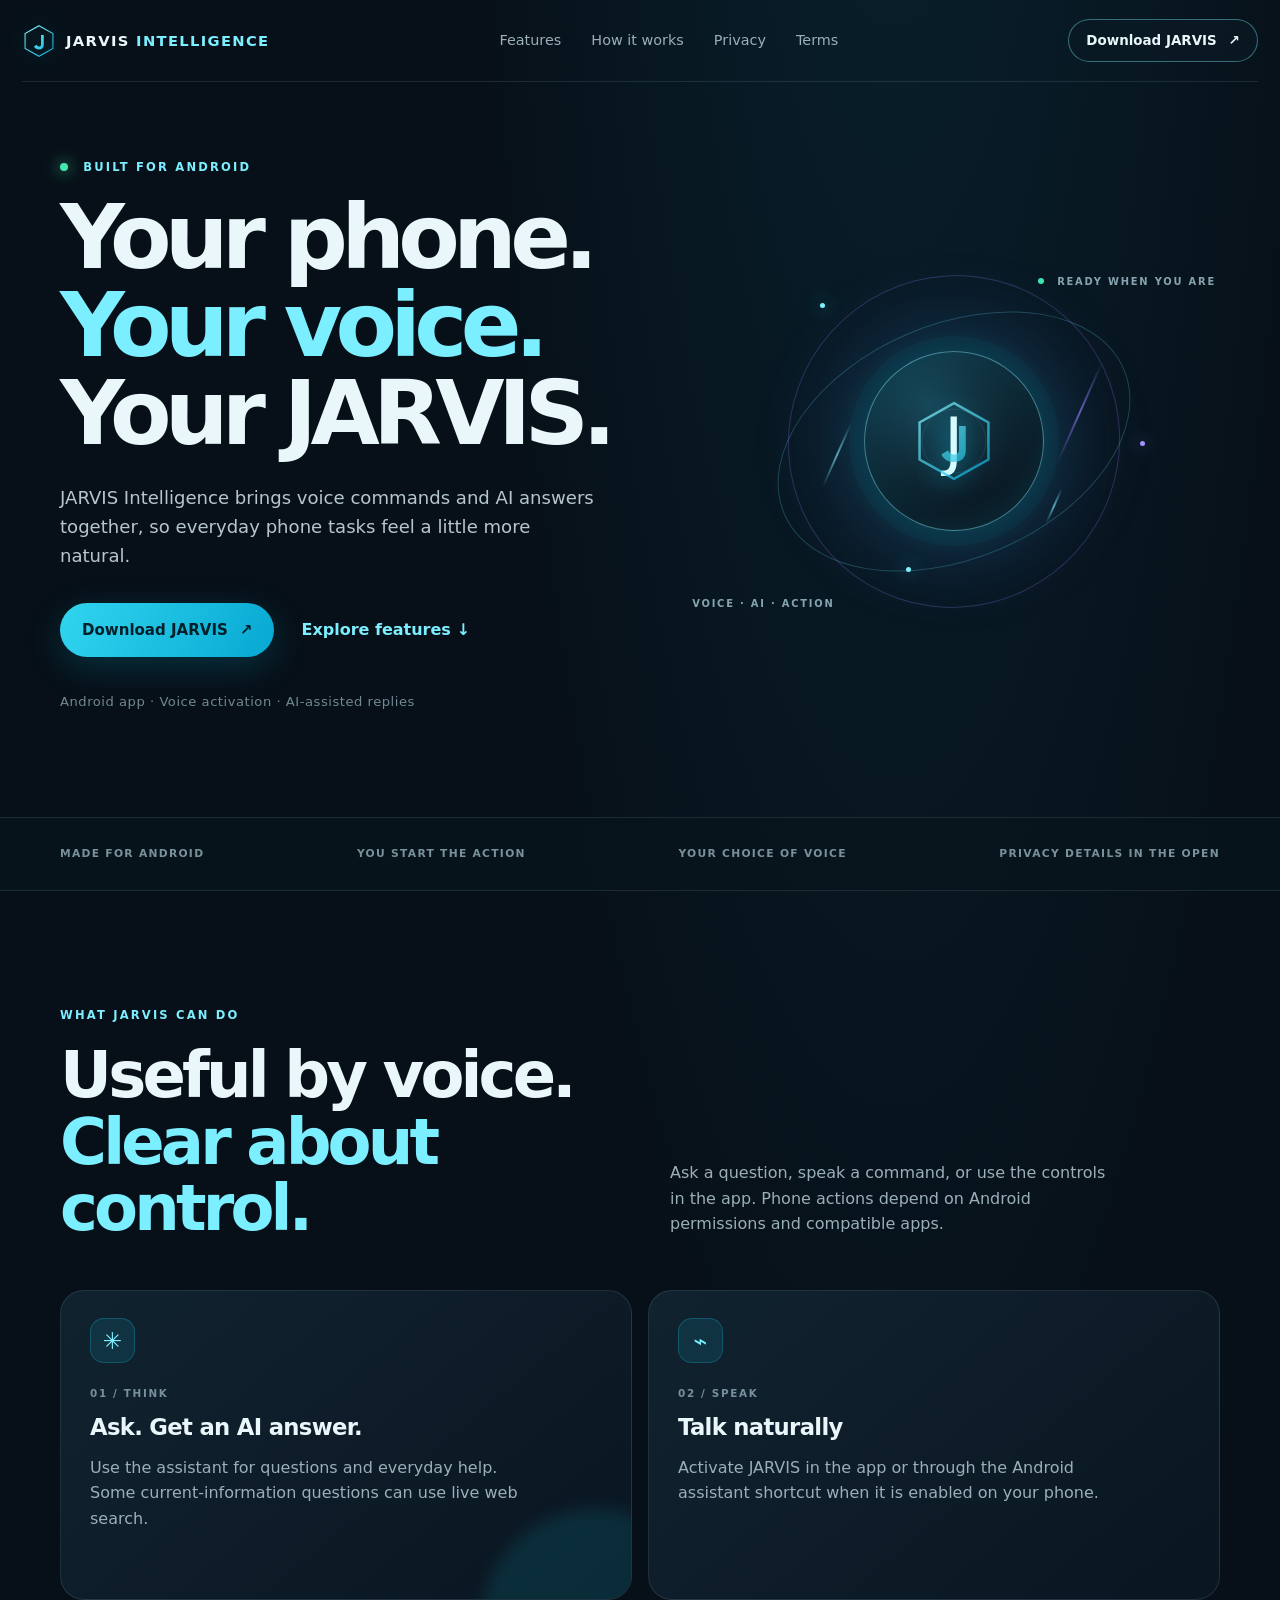
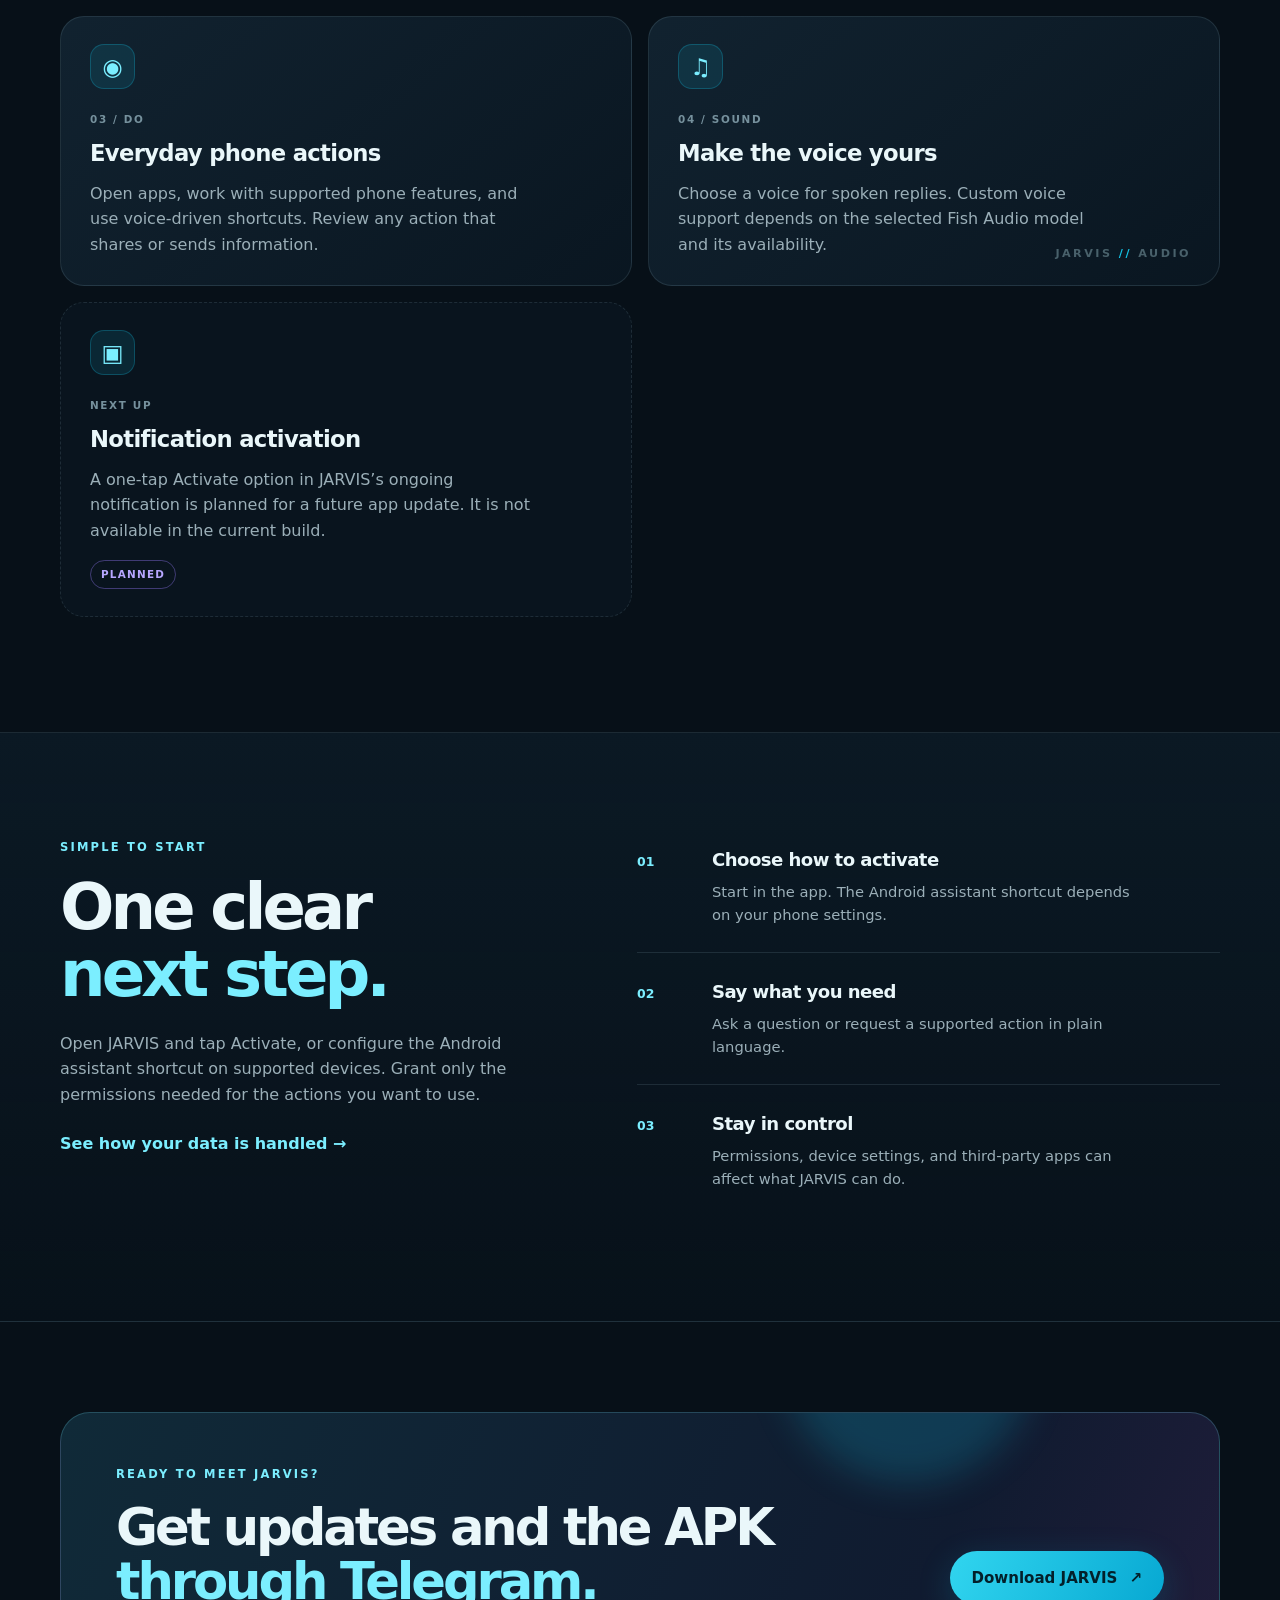
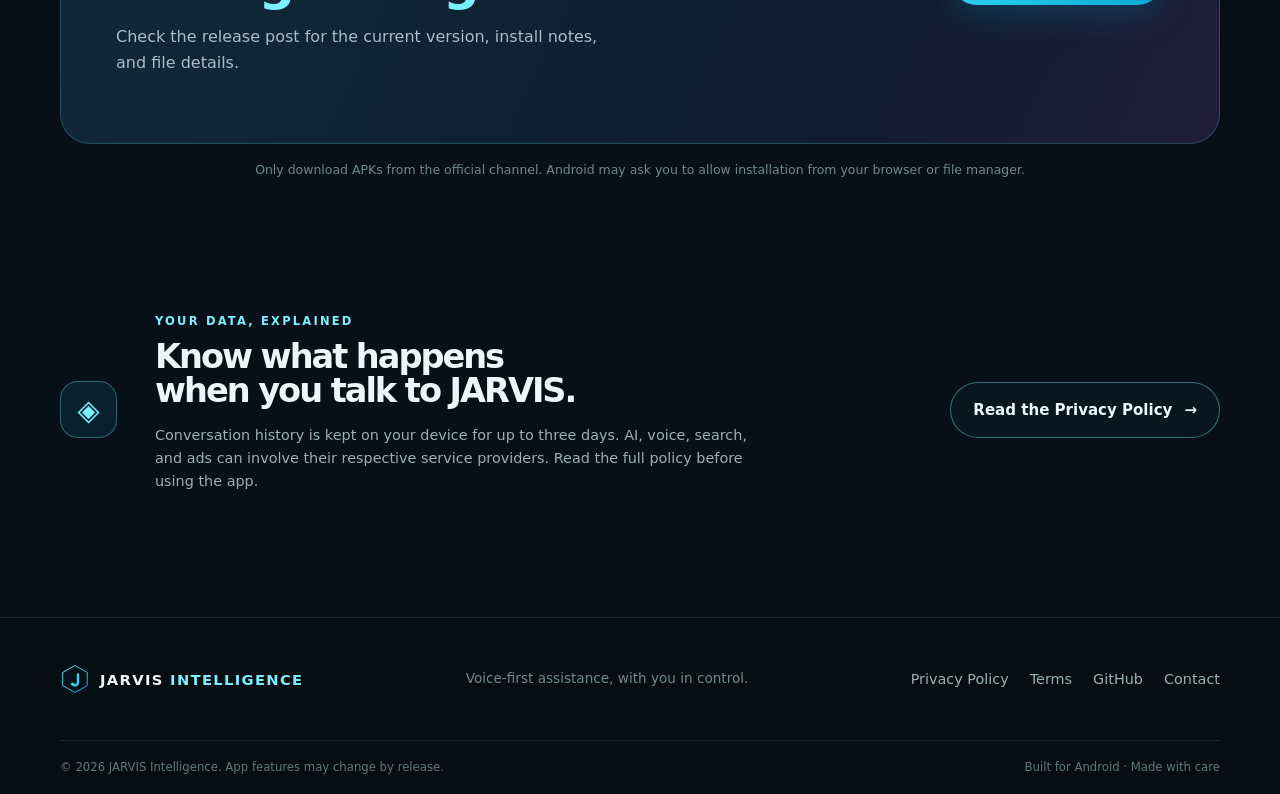
<file: index.html>
<!doctype html>
<html lang="en">
<head>
  <meta charset="utf-8">
  <meta name="viewport" content="width=device-width, initial-scale=1">
  <meta name="theme-color" content="#071018">
  <meta name="description" content="Meet JARVIS Intelligence, a voice-first Android assistant for AI answers and everyday phone actions.">
  <title>JARVIS Intelligence — Your voice-first Android assistant</title>
  <link rel="icon" href="assets/jarvis-mark.svg" type="image/svg+xml">
  <link rel="stylesheet" href="assets/site.css">
</head>
<body>
  <header class="topbar">
    <a class="brand" href="index.html" aria-label="JARVIS Intelligence home">
      <img src="assets/jarvis-mark.svg" alt="" width="34" height="34">
      <span>JARVIS <b>INTELLIGENCE</b></span>
    </a>
    <nav aria-label="Main navigation">
      <a href="#features">Features</a>
      <a href="#how-it-works">How it works</a>
      <a href="privacy.html">Privacy</a>
      <a href="terms.html">Terms</a>
    </nav>
    <a class="button button-small button-outline" href="https://t.me/The_AI_Dept" target="_blank" rel="noopener">Download JARVIS <span aria-hidden="true">↗</span></a>
  </header>

  <main>
    <section class="hero wrap">
      <div class="hero-copy">
        <p class="eyebrow"><span class="pulse"></span> BUILT FOR ANDROID</p>
        <h1>Your phone.<br><span>Your voice.</span><br>Your JARVIS.</h1>
        <p class="hero-lede">JARVIS Intelligence brings voice commands and AI answers together, so everyday phone tasks feel a little more natural.</p>
        <div class="hero-actions">
          <a class="button button-primary" href="https://t.me/The_AI_Dept" target="_blank" rel="noopener">Download JARVIS <span aria-hidden="true">↗</span></a>
          <a class="text-link" href="#features">Explore features <span aria-hidden="true">↓</span></a>
        </div>
        <p class="microcopy">Android app · Voice activation · AI-assisted replies</p>
      </div>
      <div class="hero-art" aria-label="Abstract JARVIS voice assistant illustration" role="img">
        <div class="orbit orbit-one"></div><div class="orbit orbit-two"></div>
        <div class="core"><img src="assets/jarvis-mark.svg" alt="" width="88" height="88"><span>J</span></div>
        <div class="wave wave-a"></div><div class="wave wave-b"></div><div class="wave wave-c"></div>
        <div class="art-label label-top"><i></i> READY WHEN YOU ARE</div>
        <div class="art-label label-bottom">VOICE · AI · ACTION</div>
        <span class="spark spark-one"></span><span class="spark spark-two"></span><span class="spark spark-three"></span>
      </div>
    </section>

    <section class="trust-strip" aria-label="Product principles">
      <div class="wrap trust-inner"><span>MADE FOR ANDROID</span><span>YOU START THE ACTION</span><span>YOUR CHOICE OF VOICE</span><span>PRIVACY DETAILS IN THE OPEN</span></div>
    </section>

    <section class="section wrap" id="features">
      <div class="section-heading">
        <p class="eyebrow">WHAT JARVIS CAN DO</p>
        <h2>Useful by voice.<br><span>Clear about control.</span></h2>
        <p>Ask a question, speak a command, or use the controls in the app. Phone actions depend on Android permissions and compatible apps.</p>
      </div>
      <div class="feature-grid">
        <article class="feature-card feature-card-large"><div class="feature-icon">✳</div><p class="card-kicker">01 / THINK</p><h3>Ask. Get an AI answer.</h3><p>Use the assistant for questions and everyday help. Some current-information questions can use live web search.</p><span class="card-glow"></span></article>
        <article class="feature-card"><div class="feature-icon">⌁</div><p class="card-kicker">02 / SPEAK</p><h3>Talk naturally</h3><p>Activate JARVIS in the app or through the Android assistant shortcut when it is enabled on your phone.</p></article>
        <article class="feature-card"><div class="feature-icon">◉</div><p class="card-kicker">03 / DO</p><h3>Everyday phone actions</h3><p>Open apps, work with supported phone features, and use voice-driven shortcuts. Review any action that shares or sends information.</p></article>
        <article class="feature-card feature-card-wide"><div class="feature-icon">♫</div><p class="card-kicker">04 / SOUND</p><h3>Make the voice yours</h3><p>Choose a voice for spoken replies. Custom voice support depends on the selected Fish Audio model and its availability.</p><span class="wide-decoration">JARVIS<span> //</span> AUDIO</span></article>
        <article class="feature-card feature-card-roadmap"><div class="feature-icon">▣</div><p class="card-kicker">NEXT UP</p><h3>Notification activation</h3><p>A one-tap Activate option in JARVIS’s ongoing notification is planned for a future app update. It is not available in the current build.</p><span class="roadmap-pill">PLANNED</span></article>
      </div>
    </section>

    <section class="how-section" id="how-it-works">
      <div class="wrap how-layout">
        <div><p class="eyebrow">SIMPLE TO START</p><h2>One clear<br><span>next step.</span></h2><p class="body-copy">Open JARVIS and tap Activate, or configure the Android assistant shortcut on supported devices. Grant only the permissions needed for the actions you want to use.</p><a class="text-link" href="privacy.html">See how your data is handled <span aria-hidden="true">→</span></a></div>
        <ol class="steps">
          <li><span class="step-number">01</span><div><h3>Choose how to activate</h3><p>Start in the app. The Android assistant shortcut depends on your phone settings.</p></div></li>
          <li><span class="step-number">02</span><div><h3>Say what you need</h3><p>Ask a question or request a supported action in plain language.</p></div></li>
          <li><span class="step-number">03</span><div><h3>Stay in control</h3><p>Permissions, device settings, and third-party apps can affect what JARVIS can do.</p></div></li>
        </ol>
      </div>
    </section>

    <section class="download-section wrap" id="download">
      <div class="download-card"><div><p class="eyebrow">READY TO MEET JARVIS?</p><h2>Get updates and the APK<br><span>through Telegram.</span></h2><p>Check the release post for the current version, install notes, and file details.</p></div><a class="button button-primary" href="https://t.me/The_AI_Dept" target="_blank" rel="noopener">Download JARVIS <span aria-hidden="true">↗</span></a><div class="download-orb"></div></div>
      <p class="download-note">Only download APKs from the official channel. Android may ask you to allow installation from your browser or file manager.</p>
    </section>

    <section class="privacy-callout wrap">
      <div class="privacy-mark">◈</div><div><p class="eyebrow">YOUR DATA, EXPLAINED</p><h2>Know what happens<br>when you talk to JARVIS.</h2><p>Conversation history is kept on your device for up to three days. AI, voice, search, and ads can involve their respective service providers. Read the full policy before using the app.</p></div><a class="button button-outline" href="privacy.html">Read the Privacy Policy <span aria-hidden="true">→</span></a>
    </section>
  </main>

  <footer class="footer"><div class="wrap footer-main"><a class="brand" href="index.html"><img src="assets/jarvis-mark.svg" alt="" width="30" height="30"><span>JARVIS <b>INTELLIGENCE</b></span></a><p>Voice-first assistance, with you in control.</p><div class="footer-links"><a href="privacy.html">Privacy Policy</a><a href="terms.html">Terms</a><a href="https://github.com/precall-prateek/jarvis-intelligence-legal" target="_blank" rel="noopener">GitHub</a><a href="mailto:prateekdeveloper345@gmail.com">Contact</a></div></div><div class="wrap footer-bottom"><span>© 2026 JARVIS Intelligence. App features may change by release.</span><span>Built for Android · Made with care</span></div></footer>
</body>
</html>
</file>
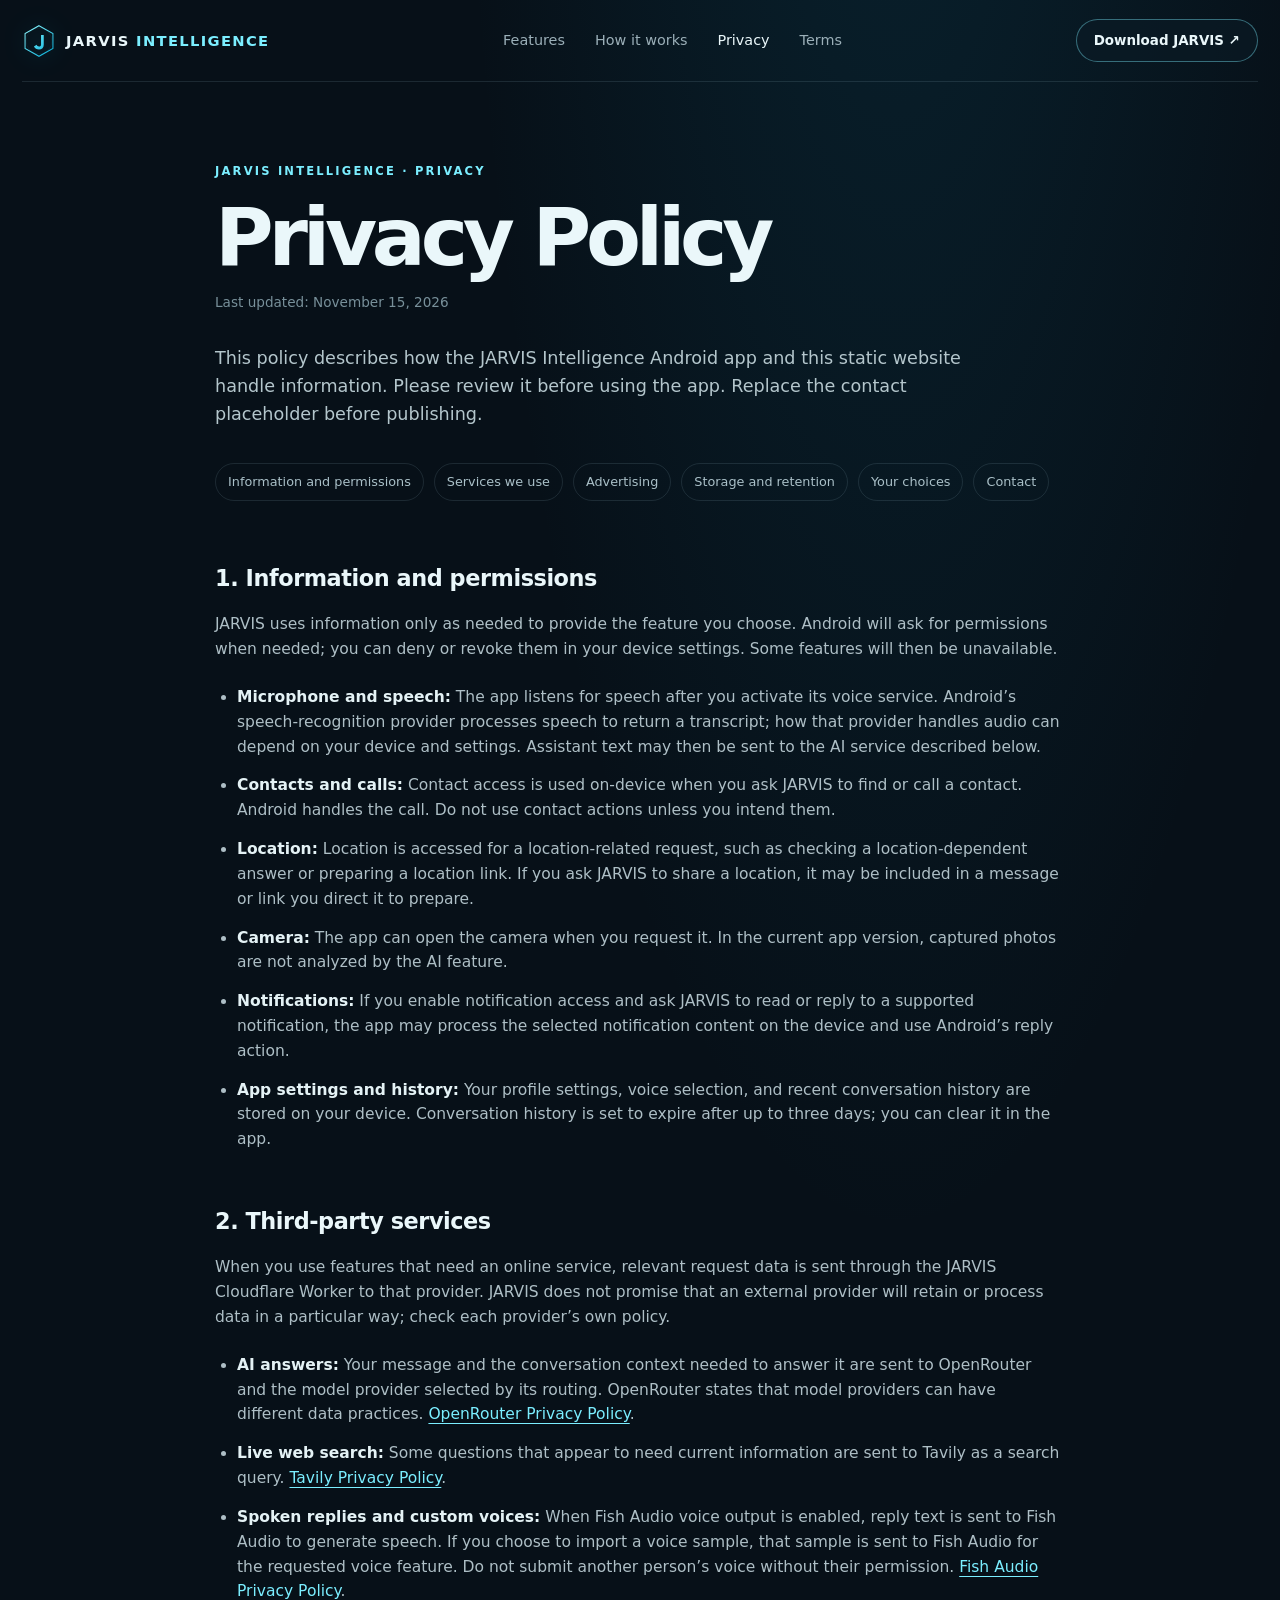
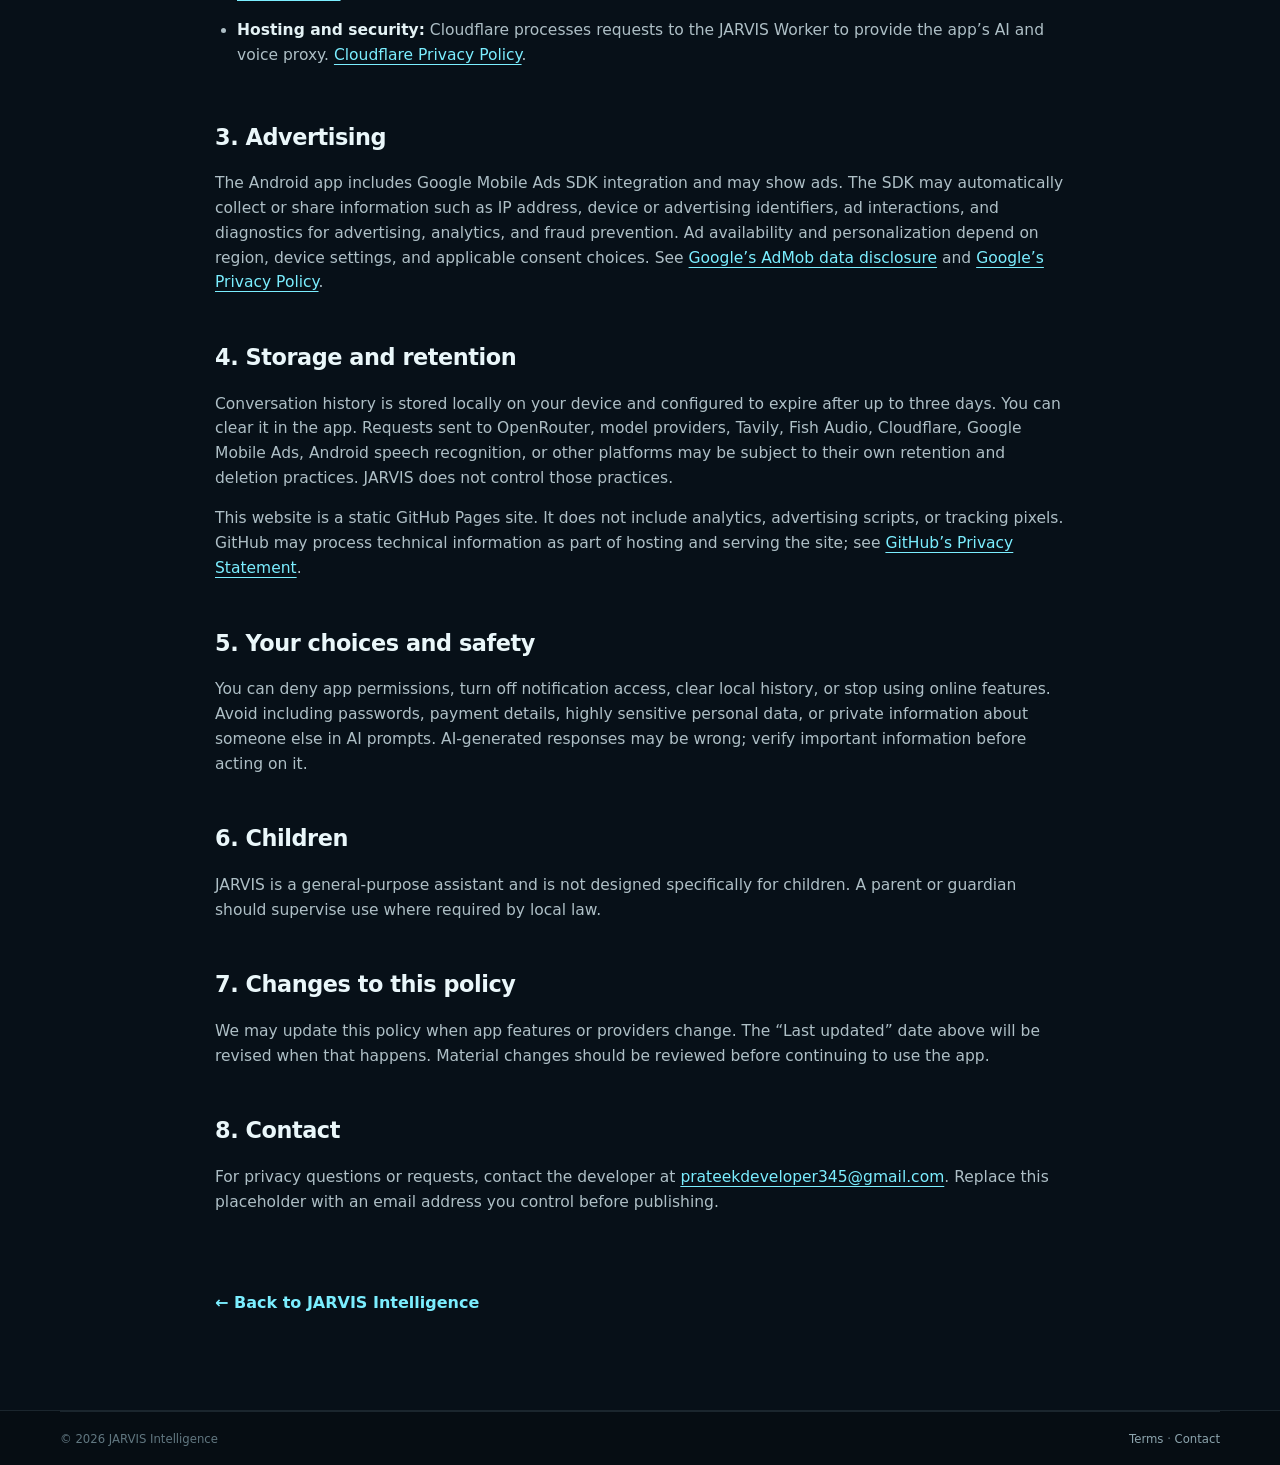
<file: privacy.html>
<!doctype html>
<html lang="en">
<head>
  <meta charset="utf-8"><meta name="viewport" content="width=device-width, initial-scale=1"><meta name="theme-color" content="#071018">
  <meta name="description" content="Privacy Policy for the JARVIS Intelligence Android app and website.">
  <title>Privacy Policy — JARVIS Intelligence</title><link rel="icon" href="assets/jarvis-mark.svg" type="image/svg+xml"><link rel="stylesheet" href="assets/site.css">
</head>
<body>
  <header class="topbar"><a class="brand" href="index.html"><img src="assets/jarvis-mark.svg" alt="" width="34" height="34"><span>JARVIS <b>INTELLIGENCE</b></span></a><nav aria-label="Main navigation"><a href="index.html#features">Features</a><a href="index.html#how-it-works">How it works</a><a aria-current="page" href="privacy.html">Privacy</a><a href="terms.html">Terms</a></nav><a class="button button-small button-outline" href="https://t.me/The_AI_Dept" target="_blank" rel="noopener">Download JARVIS ↗</a></header>
  <main class="legal-wrap"><p class="eyebrow">JARVIS INTELLIGENCE · PRIVACY</p><h1>Privacy Policy</h1><p class="legal-updated">Last updated: November 15, 2026</p><p class="legal-intro">This policy describes how the JARVIS Intelligence Android app and this static website handle information. Please review it before using the app. Replace the contact placeholder before publishing.</p>
    <nav class="legal-toc" aria-label="On this page"><a href="#information">Information and permissions</a><a href="#services">Services we use</a><a href="#ads">Advertising</a><a href="#retention">Storage and retention</a><a href="#choices">Your choices</a><a href="#contact">Contact</a></nav>
    <article class="legal-content">
      <h2 id="information">1. Information and permissions</h2><p>JARVIS uses information only as needed to provide the feature you choose. Android will ask for permissions when needed; you can deny or revoke them in your device settings. Some features will then be unavailable.</p>
      <ul><li><strong>Microphone and speech:</strong> The app listens for speech after you activate its voice service. Android’s speech-recognition provider processes speech to return a transcript; how that provider handles audio can depend on your device and settings. Assistant text may then be sent to the AI service described below.</li><li><strong>Contacts and calls:</strong> Contact access is used on-device when you ask JARVIS to find or call a contact. Android handles the call. Do not use contact actions unless you intend them.</li><li><strong>Location:</strong> Location is accessed for a location-related request, such as checking a location-dependent answer or preparing a location link. If you ask JARVIS to share a location, it may be included in a message or link you direct it to prepare.</li><li><strong>Camera:</strong> The app can open the camera when you request it. In the current app version, captured photos are not analyzed by the AI feature.</li><li><strong>Notifications:</strong> If you enable notification access and ask JARVIS to read or reply to a supported notification, the app may process the selected notification content on the device and use Android’s reply action.</li><li><strong>App settings and history:</strong> Your profile settings, voice selection, and recent conversation history are stored on your device. Conversation history is set to expire after up to three days; you can clear it in the app.</li></ul>
      <h2 id="services">2. Third-party services</h2><p>When you use features that need an online service, relevant request data is sent through the JARVIS Cloudflare Worker to that provider. JARVIS does not promise that an external provider will retain or process data in a particular way; check each provider’s own policy.</p>
      <ul><li><strong>AI answers:</strong> Your message and the conversation context needed to answer it are sent to OpenRouter and the model provider selected by its routing. OpenRouter states that model providers can have different data practices. <a href="https://openrouter.ai/privacy" target="_blank" rel="noopener">OpenRouter Privacy Policy</a>.</li><li><strong>Live web search:</strong> Some questions that appear to need current information are sent to Tavily as a search query. <a href="https://www.tavily.com/privacy" target="_blank" rel="noopener">Tavily Privacy Policy</a>.</li><li><strong>Spoken replies and custom voices:</strong> When Fish Audio voice output is enabled, reply text is sent to Fish Audio to generate speech. If you choose to import a voice sample, that sample is sent to Fish Audio for the requested voice feature. Do not submit another person’s voice without their permission. <a href="https://beta.fish.audio/privacy/" target="_blank" rel="noopener">Fish Audio Privacy Policy</a>.</li><li><strong>Hosting and security:</strong> Cloudflare processes requests to the JARVIS Worker to provide the app’s AI and voice proxy. <a href="https://www.cloudflare.com/privacypolicy/" target="_blank" rel="noopener">Cloudflare Privacy Policy</a>.</li></ul>
      <h2 id="ads">3. Advertising</h2><p>The Android app includes Google Mobile Ads SDK integration and may show ads. The SDK may automatically collect or share information such as IP address, device or advertising identifiers, ad interactions, and diagnostics for advertising, analytics, and fraud prevention. Ad availability and personalization depend on region, device settings, and applicable consent choices. See <a href="https://developers.google.com/admob/android/privacy/play-data-disclosure" target="_blank" rel="noopener">Google’s AdMob data disclosure</a> and <a href="https://policies.google.com/privacy" target="_blank" rel="noopener">Google’s Privacy Policy</a>.</p>
      <h2 id="retention">4. Storage and retention</h2><p>Conversation history is stored locally on your device and configured to expire after up to three days. You can clear it in the app. Requests sent to OpenRouter, model providers, Tavily, Fish Audio, Cloudflare, Google Mobile Ads, Android speech recognition, or other platforms may be subject to their own retention and deletion practices. JARVIS does not control those practices.</p><p>This website is a static GitHub Pages site. It does not include analytics, advertising scripts, or tracking pixels. GitHub may process technical information as part of hosting and serving the site; see <a href="https://docs.github.com/en/site-policy/privacy-policies/github-general-privacy-statement" target="_blank" rel="noopener">GitHub’s Privacy Statement</a>.</p>
      <h2 id="choices">5. Your choices and safety</h2><p>You can deny app permissions, turn off notification access, clear local history, or stop using online features. Avoid including passwords, payment details, highly sensitive personal data, or private information about someone else in AI prompts. AI-generated responses may be wrong; verify important information before acting on it.</p>
      <h2>6. Children</h2><p>JARVIS is a general-purpose assistant and is not designed specifically for children. A parent or guardian should supervise use where required by local law.</p>
      <h2>7. Changes to this policy</h2><p>We may update this policy when app features or providers change. The “Last updated” date above will be revised when that happens. Material changes should be reviewed before continuing to use the app.</p>
      <h2 id="contact">8. Contact</h2><p>For privacy questions or requests, contact the developer at <a href="mailto:prateekdeveloper345@gmail.com">prateekdeveloper345@gmail.com</a>. Replace this placeholder with an email address you control before publishing.</p>
    </article><a class="back-link" href="index.html">← Back to JARVIS Intelligence</a>
  </main>
  <footer class="footer"><div class="wrap footer-bottom"><span>© 2026 JARVIS Intelligence</span><span><a href="terms.html">Terms</a> · <a href="mailto:prateekdeveloper345@gmail.com">Contact</a></span></div></footer>
</body>
</html>
</file>
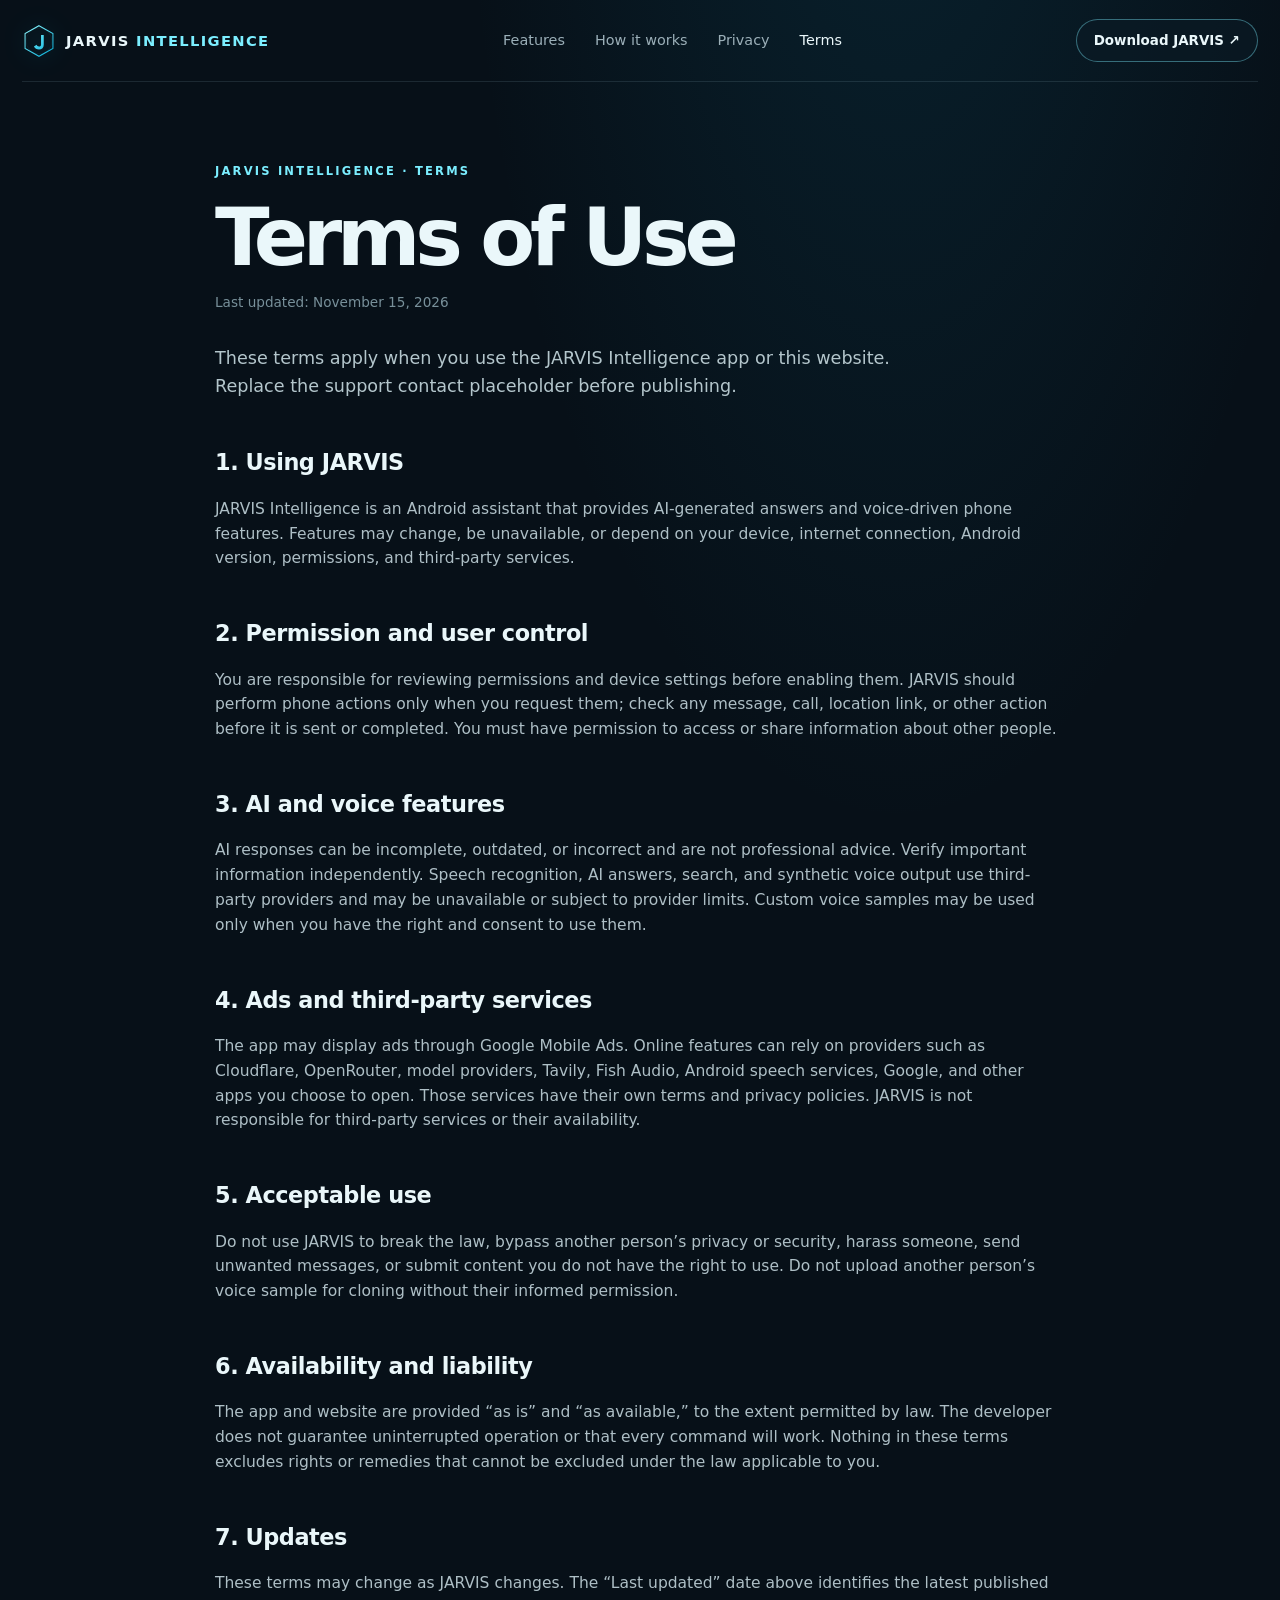
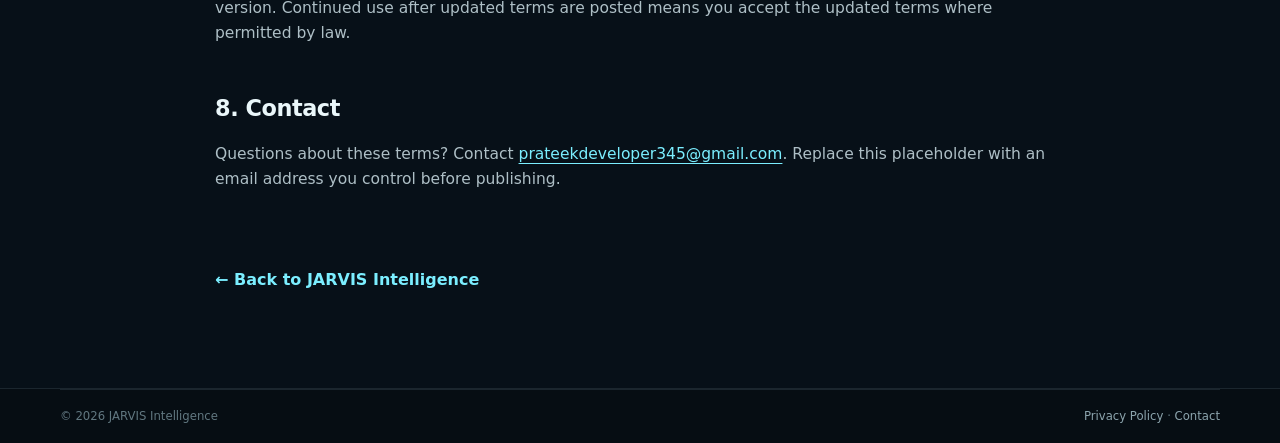
<file: terms.html>
<!doctype html>
<html lang="en">
<head>
  <meta charset="utf-8"><meta name="viewport" content="width=device-width, initial-scale=1"><meta name="theme-color" content="#071018">
  <meta name="description" content="Terms of Use for JARVIS Intelligence.">
  <title>Terms of Use — JARVIS Intelligence</title><link rel="icon" href="assets/jarvis-mark.svg" type="image/svg+xml"><link rel="stylesheet" href="assets/site.css">
</head>
<body>
  <header class="topbar"><a class="brand" href="index.html"><img src="assets/jarvis-mark.svg" alt="" width="34" height="34"><span>JARVIS <b>INTELLIGENCE</b></span></a><nav aria-label="Main navigation"><a href="index.html#features">Features</a><a href="index.html#how-it-works">How it works</a><a href="privacy.html">Privacy</a><a aria-current="page" href="terms.html">Terms</a></nav><a class="button button-small button-outline" href="https://t.me/The_AI_Dept" target="_blank" rel="noopener">Download JARVIS ↗</a></header>
  <main class="legal-wrap"><p class="eyebrow">JARVIS INTELLIGENCE · TERMS</p><h1>Terms of Use</h1><p class="legal-updated">Last updated: November 15, 2026</p><p class="legal-intro">These terms apply when you use the JARVIS Intelligence app or this website. Replace the support contact placeholder before publishing.</p>
    <article class="legal-content">
      <h2>1. Using JARVIS</h2><p>JARVIS Intelligence is an Android assistant that provides AI-generated answers and voice-driven phone features. Features may change, be unavailable, or depend on your device, internet connection, Android version, permissions, and third-party services.</p>
      <h2>2. Permission and user control</h2><p>You are responsible for reviewing permissions and device settings before enabling them. JARVIS should perform phone actions only when you request them; check any message, call, location link, or other action before it is sent or completed. You must have permission to access or share information about other people.</p>
      <h2>3. AI and voice features</h2><p>AI responses can be incomplete, outdated, or incorrect and are not professional advice. Verify important information independently. Speech recognition, AI answers, search, and synthetic voice output use third-party providers and may be unavailable or subject to provider limits. Custom voice samples may be used only when you have the right and consent to use them.</p>
      <h2>4. Ads and third-party services</h2><p>The app may display ads through Google Mobile Ads. Online features can rely on providers such as Cloudflare, OpenRouter, model providers, Tavily, Fish Audio, Android speech services, Google, and other apps you choose to open. Those services have their own terms and privacy policies. JARVIS is not responsible for third-party services or their availability.</p>
      <h2>5. Acceptable use</h2><p>Do not use JARVIS to break the law, bypass another person’s privacy or security, harass someone, send unwanted messages, or submit content you do not have the right to use. Do not upload another person’s voice sample for cloning without their informed permission.</p>
      <h2>6. Availability and liability</h2><p>The app and website are provided “as is” and “as available,” to the extent permitted by law. The developer does not guarantee uninterrupted operation or that every command will work. Nothing in these terms excludes rights or remedies that cannot be excluded under the law applicable to you.</p>
      <h2>7. Updates</h2><p>These terms may change as JARVIS changes. The “Last updated” date above identifies the latest published version. Continued use after updated terms are posted means you accept the updated terms where permitted by law.</p>
      <h2>8. Contact</h2><p>Questions about these terms? Contact <a href="mailto:prateekdeveloper345@gmail.com">prateekdeveloper345@gmail.com</a>. Replace this placeholder with an email address you control before publishing.</p>
    </article><a class="back-link" href="index.html">← Back to JARVIS Intelligence</a>
  </main>
  <footer class="footer"><div class="wrap footer-bottom"><span>© 2026 JARVIS Intelligence</span><span><a href="privacy.html">Privacy Policy</a> · <a href="mailto:prateekdeveloper345@gmail.com">Contact</a></span></div></footer>
</body>
</html>
</file>
<file: assets/site.css>
:root{color-scheme:dark;--bg:#071018;--panel:#0d1924;--panel-2:#101f2b;--line:rgba(170,210,225,.13);--text:#eaf7fa;--muted:#9bafb8;--cyan:#13c4e6;--cyan-light:#7beeff;--violet:#987cff;--max:1160px;--radius:24px}*{box-sizing:border-box}html{scroll-behavior:smooth}body{margin:0;background:radial-gradient(ellipse at 70% -18%,rgba(15,111,143,.2),transparent 35%),var(--bg);color:var(--text);font-family:Inter,ui-sans-serif,system-ui,-apple-system,BlinkMacSystemFont,"Segoe UI",sans-serif;line-height:1.6}a{color:var(--cyan-light);text-underline-offset:4px}a:hover{color:#fff}.wrap{width:min(calc(100% - 44px),var(--max));margin-inline:auto}.topbar{height:82px;width:min(calc(100% - 44px),1320px);margin:auto;display:flex;align-items:center;justify-content:space-between;gap:24px;border-bottom:1px solid var(--line)}.brand{display:flex;align-items:center;gap:10px;color:var(--text);text-decoration:none;font-weight:800;letter-spacing:.09em;font-size:.92rem;white-space:nowrap}.brand img{filter:drop-shadow(0 0 12px rgba(19,196,230,.35))}.brand b{color:var(--cyan-light);font-weight:700}.topbar nav{display:flex;gap:30px}.topbar nav a,.footer-links a{color:var(--muted);text-decoration:none;font-size:.9rem}.topbar nav a:hover,.topbar nav a[aria-current=page]{color:var(--text)}.button{display:inline-flex;align-items:center;justify-content:center;gap:12px;border-radius:999px;padding:15px 22px;font-size:.94rem;font-weight:750;text-decoration:none;transition:transform .18s ease,background .18s ease,border .18s ease}.button:hover{transform:translateY(-2px)}.button-small{padding:10px 17px;font-size:.84rem}.button-primary{background:linear-gradient(115deg,#31d5ef,#07a8d2);color:#03202a;box-shadow:0 10px 35px rgba(0,181,220,.2)}.button-primary:hover{color:#03151c;background:linear-gradient(115deg,#81f2ff,#22c5e7)}.button-outline{border:1px solid rgba(123,238,255,.4);color:var(--text);background:rgba(11,27,38,.65)}.button-outline:hover{border-color:var(--cyan-light);background:rgba(19,196,230,.1);color:#fff}.hero{min-height:590px;display:grid;grid-template-columns:1fr .92fr;align-items:center;gap:48px;padding-block:76px 92px}.eyebrow{color:var(--cyan-light);font-size:.72rem;font-weight:800;letter-spacing:.19em;margin:0 0 18px}.pulse{display:inline-block;width:8px;height:8px;border-radius:50%;margin-right:9px;background:#44e8ae;box-shadow:0 0 15px #44e8ae}.hero h1{font-size:clamp(3.5rem,7vw,6.35rem);line-height:.98;letter-spacing:-.075em;margin:0 0 26px}.hero h1 span,.section-heading h2 span,.how-layout h2 span,.download-card h2 span{color:var(--cyan-light)}.hero-lede{max-width:545px;color:#b6c6cc;font-size:1.13rem;margin:0}.hero-actions{display:flex;align-items:center;gap:27px;margin-top:32px}.text-link{font-weight:700;text-decoration:none}.microcopy{margin-top:34px;color:#718892;font-size:.82rem;letter-spacing:.04em}.hero-art{height:420px;position:relative;display:grid;place-items:center;isolation:isolate}.hero-art:before{content:"";position:absolute;inset:9%;border-radius:50%;background:radial-gradient(circle,rgba(24,188,222,.17),rgba(71,65,153,.09) 42%,transparent 68%);filter:blur(12px);z-index:-1}.orbit{position:absolute;border:1px solid rgba(102,225,247,.23);border-radius:50%;transform:rotate(-23deg)}.orbit-one{width:370px;height:235px}.orbit-two{width:330px;height:335px;transform:rotate(42deg);border-color:rgba(152,124,255,.25)}.core{width:180px;height:180px;border-radius:50%;display:grid;place-items:center;position:relative;background:radial-gradient(circle at 35% 28%,#17485a,#0b1924 65%);border:1px solid rgba(123,238,255,.48);box-shadow:0 0 0 15px rgba(19,196,230,.045),0 0 75px rgba(19,196,230,.25),inset 0 0 42px rgba(19,196,230,.12)}.core img{width:84px;opacity:.7;position:absolute}.core span{font-size:4rem;line-height:1;font-weight:300;color:#d5fbff;text-shadow:0 0 28px #13c4e6}.wave{position:absolute;width:2px;border-radius:8px;background:linear-gradient(transparent,var(--cyan-light),transparent);opacity:.65;transform:rotate(24deg)}.wave-a{height:70px;left:28%;top:45%}.wave-b{height:110px;right:26%;top:30%;background:linear-gradient(transparent,var(--violet),transparent)}.wave-c{height:38px;right:31%;bottom:30%}.art-label{position:absolute;color:#85a4af;font-size:.62rem;letter-spacing:.18em;font-weight:800}.label-top{top:43px;right:4px}.label-top i{display:inline-block;background:#3ce5b0;width:6px;height:6px;border-radius:50%;margin:0 8px 1px 0}.label-bottom{bottom:40px;left:5px}.spark{position:absolute;width:5px;height:5px;border-radius:50%;background:#82f1ff;box-shadow:0 0 18px #36dff5}.spark-one{top:17%;left:25%}.spark-two{right:14%;top:50%;background:#a692ff;box-shadow:0 0 18px #a692ff}.spark-three{bottom:19%;left:41%}.trust-strip{border-block:1px solid var(--line);background:rgba(8,20,29,.65)}.trust-inner{min-height:72px;display:flex;align-items:center;justify-content:space-between;gap:24px;color:#79919b;font-size:.67rem;letter-spacing:.12em;font-weight:800}.section{padding-block:115px}.section-heading{display:grid;grid-template-columns:1fr 1fr;column-gap:60px;align-items:end;margin-bottom:48px}.section-heading .eyebrow{grid-column:1/-1}.section-heading h2,.how-layout h2,.download-card h2,.privacy-callout h2{font-size:clamp(2.5rem,5vw,4.2rem);line-height:1.04;letter-spacing:-.06em;margin:0}.section-heading>p:last-child{color:var(--muted);max-width:450px;margin:0 0 5px}.feature-grid{display:grid;grid-template-columns:repeat(6,1fr);gap:16px}.feature-card{grid-column:span 3;position:relative;overflow:hidden;min-height:258px;padding:27px 29px;border:1px solid var(--line);border-radius:var(--radius);background:linear-gradient(140deg,rgba(18,36,49,.95),rgba(10,23,33,.96))}.feature-card-large{grid-column:span 3;min-height:310px}.feature-card-wide{grid-column:span 3}.feature-card-roadmap{grid-column:span 3;border-style:dashed;background:rgba(11,24,34,.65)}.feature-icon{width:45px;height:45px;display:grid;place-items:center;border-radius:14px;background:rgba(19,196,230,.11);border:1px solid rgba(19,196,230,.25);color:var(--cyan-light);font-size:1.45rem}.card-kicker{font-size:.65rem;letter-spacing:.16em;font-weight:800;color:#76919d;margin:22px 0 8px}.feature-card h3,.steps h3{font-size:1.42rem;letter-spacing:-.03em;margin:0 0 9px}.feature-card>p:last-of-type,.steps p{color:var(--muted);max-width:440px;margin:0}.card-glow{position:absolute;width:230px;height:230px;border-radius:50%;right:-80px;bottom:-140px;background:rgba(19,196,230,.12);filter:blur(8px)}.wide-decoration{position:absolute;bottom:22px;right:28px;color:#49616b;font-size:.7rem;letter-spacing:.22em;font-weight:800}.wide-decoration span{color:var(--cyan)}.roadmap-pill{display:inline-block;margin-top:17px;padding:5px 10px;border:1px solid rgba(152,124,255,.38);border-radius:99px;color:#b7a7ff;font-size:.65rem;font-weight:800;letter-spacing:.12em}.how-section{background:linear-gradient(180deg,rgba(12,28,40,.75),rgba(8,18,27,.5));border-block:1px solid var(--line)}.how-layout{display:grid;grid-template-columns:.9fr 1.1fr;gap:100px;padding-block:105px}.body-copy{max-width:450px;color:var(--muted);margin:23px 0 24px}.steps{list-style:none;padding:0;margin:0}.steps li{display:grid;grid-template-columns:55px 1fr;gap:20px;padding:25px 0;border-bottom:1px solid var(--line)}.steps li:first-child{padding-top:8px}.steps li:last-child{border:0}.step-number{font-size:.78rem;font-weight:800;color:var(--cyan-light);padding-top:6px}.steps h3{font-size:1.13rem;margin-bottom:5px}.steps p{font-size:.92rem}.download-section{padding-block:90px}.download-card{position:relative;overflow:hidden;display:flex;align-items:center;justify-content:space-between;gap:30px;padding:52px 55px;border:1px solid rgba(123,238,255,.2);border-radius:30px;background:linear-gradient(115deg,#102a38,#101b30 72%,#211d3b)}.download-card h2{font-size:clamp(2rem,4vw,3.3rem)}.download-card p:not(.eyebrow){color:#a8bdc5;max-width:510px}.download-card .button{z-index:1;white-space:nowrap}.download-orb{position:absolute;width:250px;height:250px;border-radius:50%;right:16%;top:-180px;background:rgba(19,196,230,.19);filter:blur(18px)}.download-note{color:#6f8790;font-size:.78rem;text-align:center;margin:16px 0 0}.privacy-callout{display:grid;grid-template-columns:70px 1fr auto;align-items:center;gap:25px;padding-block:42px 110px}.privacy-mark{width:57px;height:57px;border-radius:18px;display:grid;place-items:center;border:1px solid rgba(123,238,255,.32);background:rgba(19,196,230,.1);color:var(--cyan-light);font-size:1.8rem}.privacy-callout h2{font-size:2.1rem}.privacy-callout p:not(.eyebrow){color:var(--muted);max-width:620px;font-size:.9rem}.privacy-callout .eyebrow{margin-bottom:9px}.footer{border-top:1px solid var(--line);background:#060d13}.footer-main{min-height:122px;display:flex;align-items:center;justify-content:space-between;gap:24px}.footer-main>p{color:#718892;font-size:.85rem}.footer-links{display:flex;gap:21px}.footer-bottom{min-height:54px;border-top:1px solid var(--line);display:flex;align-items:center;justify-content:space-between;gap:20px;color:#617780;font-size:.73rem}.footer-bottom a{color:#8ca4ad;text-decoration:none}.legal-wrap{width:min(calc(100% - 44px),850px);margin:0 auto;padding:80px 0 95px}.legal-wrap>h1{font-size:clamp(3rem,7vw,5rem);line-height:1;letter-spacing:-.065em;margin:0 0 14px}.legal-updated{color:#78909a;font-size:.85rem}.legal-intro{font-size:1.1rem;color:#b4c6cc;max-width:750px;margin:30px 0}.legal-toc{display:flex;flex-wrap:wrap;gap:10px;margin:34px 0 60px}.legal-toc a{padding:8px 12px;border:1px solid var(--line);border-radius:99px;color:#aac0c8;text-decoration:none;font-size:.8rem}.legal-toc a:hover{border-color:rgba(123,238,255,.4);color:#fff}.legal-content h2{font-size:1.4rem;letter-spacing:-.02em;margin:45px 0 12px;scroll-margin-top:30px}.legal-content p,.legal-content li{color:#aebfc6;font-size:.97rem}.legal-content ul{padding-left:22px}.legal-content li{padding:7px 0}.legal-content strong{color:#e4f2f5}.legal-content a{overflow-wrap:anywhere}.back-link{display:inline-block;margin-top:60px;text-decoration:none;font-weight:700}.footer .wrap{width:min(calc(100% - 44px),var(--max))}
@media(max-width:900px){.topbar nav{gap:16px}.hero{grid-template-columns:1fr .8fr;gap:14px}.hero-art{transform:scale(.9)}.section-heading{grid-template-columns:1fr;gap:18px}.section-heading .eyebrow{grid-column:auto}.how-layout{gap:50px}.privacy-callout{grid-template-columns:60px 1fr}.privacy-callout .button{grid-column:2;justify-self:start}.footer-main{flex-wrap:wrap;padding-block:22px}.footer-main>p{display:none}}
@media(max-width:650px){.wrap,.topbar,.legal-wrap{width:min(calc(100% - 34px),var(--max))}.topbar{height:auto;min-height:72px;flex-wrap:wrap;padding-block:15px;gap:14px}.topbar nav{order:3;width:100%;overflow:auto;padding:5px 0 2px;gap:22px}.topbar nav a{white-space:nowrap;font-size:.82rem}.topbar>.button{margin-left:auto}.hero{grid-template-columns:1fr;padding-block:63px 50px}.hero h1{font-size:clamp(3.45rem,17vw,5rem)}.hero-art{height:315px;transform:none;margin-top:5px}.orbit-one{width:290px;height:190px}.orbit-two{width:260px;height:260px}.core{width:145px;height:145px}.core span{font-size:3.2rem}.art-label{font-size:.53rem}.trust-inner{justify-content:flex-start;overflow:auto;min-height:58px}.trust-inner span{white-space:nowrap}.section{padding-block:77px}.feature-card,.feature-card-large,.feature-card-wide,.feature-card-roadmap{grid-column:span 6;min-height:230px}.feature-card-large{min-height:260px}.how-layout{grid-template-columns:1fr;gap:42px;padding-block:75px}.download-section{padding-block:60px}.download-card{align-items:flex-start;flex-direction:column;padding:34px 27px}.download-card h2{font-size:2.35rem}.privacy-callout{grid-template-columns:1fr;gap:15px;padding-block:20px 75px}.privacy-callout h2{font-size:2rem}.privacy-callout .button{grid-column:1}.footer-main{align-items:flex-start;flex-direction:column}.footer-links{flex-wrap:wrap;gap:13px 21px}.footer-bottom{align-items:flex-start;flex-direction:column;justify-content:center;padding-block:13px;gap:5px}.legal-wrap{padding-block:56px 75px}.legal-toc{margin-bottom:42px}.legal-content h2{font-size:1.25rem;margin-top:38px}}
@media(prefers-reduced-motion:reduce){html{scroll-behavior:auto}*,*::before,*::after{transition:none!important}}
</file>
